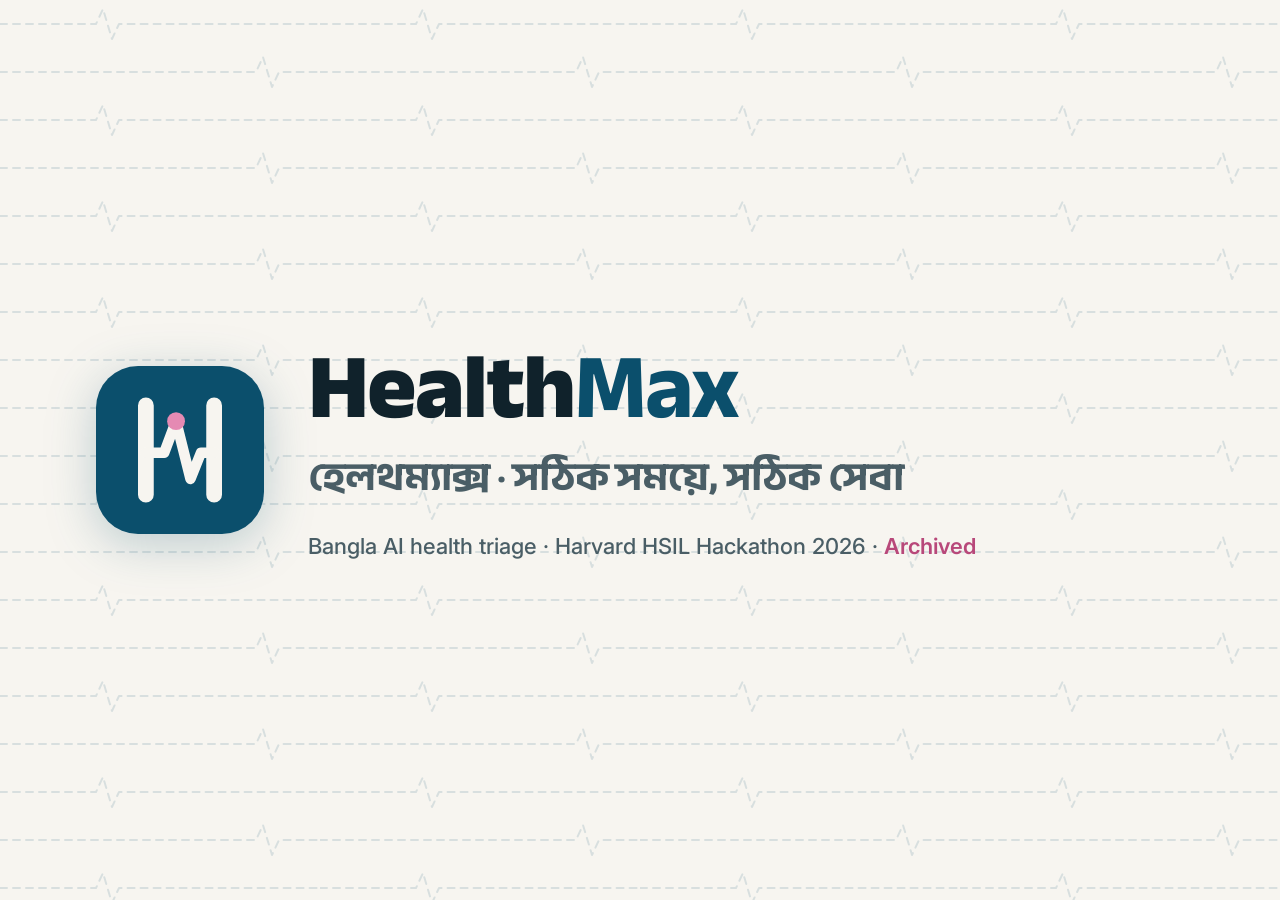
<file: brand/banner.html>
<!doctype html>
<html lang="en"><head><meta charset="utf-8"><title>HealthMax banner</title>
<link href="https://fonts.googleapis.com/css2?family=Anek+Bangla:wght@600;700;800&family=Inter:wght@500;600&display=swap" rel="stylesheet">
<style>
  * { margin:0; box-sizing:border-box; }
  body { width:1280px; height:400px; background:#F7F5F0; font-family:Inter,sans-serif; color:#10222B; overflow:hidden;
    background-image:url("data:image/svg+xml,%3Csvg xmlns='http://www.w3.org/2000/svg' width='320' height='96'%3E%3Cg fill='none' stroke='%230B4F6C' stroke-opacity='.13' stroke-width='2' stroke-linecap='round' stroke-linejoin='round' stroke-dasharray='7 6'%3E%3Cpath d='M0 24h96l7-15 9 30 7-15h201'/%3E%3Cpath d='M0 72h256l7-15 9 30 7-15h41'/%3E%3C/g%3E%3C/svg%3E"); }
  .in { position:absolute; inset:0; display:flex; align-items:center; gap:44px; padding:0 96px; }
  svg { width:168px; height:168px; flex:none; filter:drop-shadow(0 10px 24px rgba(11,79,108,.25)); }
  .w { font-family:"Anek Bangla",sans-serif; font-weight:800; font-size:92px; letter-spacing:-.02em; line-height:1; }
  .w b { color:#0B4F6C; }
  .bn { font-family:"Anek Bangla",sans-serif; font-weight:700; font-size:40px; color:#4A5E66; margin-top:6px; }
  .t { font-size:22px; color:#4A5E66; margin-top:18px; font-weight:500; }
  .t span { color:#B8487A; font-weight:600; }
</style></head>
<body><div class="in">
  <svg viewBox="0 0 64 64"><rect width="64" height="64" rx="16" fill="#0B4F6C"/><path d="M19 15v34M45 15v34" fill="none" stroke="#F7F5F0" stroke-width="6" stroke-linecap="round"/><path d="M19 33h7l4.5-12 5.5 22 4-10h5" fill="none" stroke="#F7F5F0" stroke-width="4" stroke-linecap="round" stroke-linejoin="round"/><circle cx="30.5" cy="21" r="3.4" fill="#E58AB3"/></svg>
  <div>
    <div class="w">Health<b>Max</b></div>
    <div class="bn">হেলথম্যাক্স · সঠিক সময়ে, সঠিক সেবা</div>
    <div class="t">Bangla AI health triage · Harvard HSIL Hackathon 2026 · <span>Archived</span></div>
  </div>
</div></body></html>
</file>
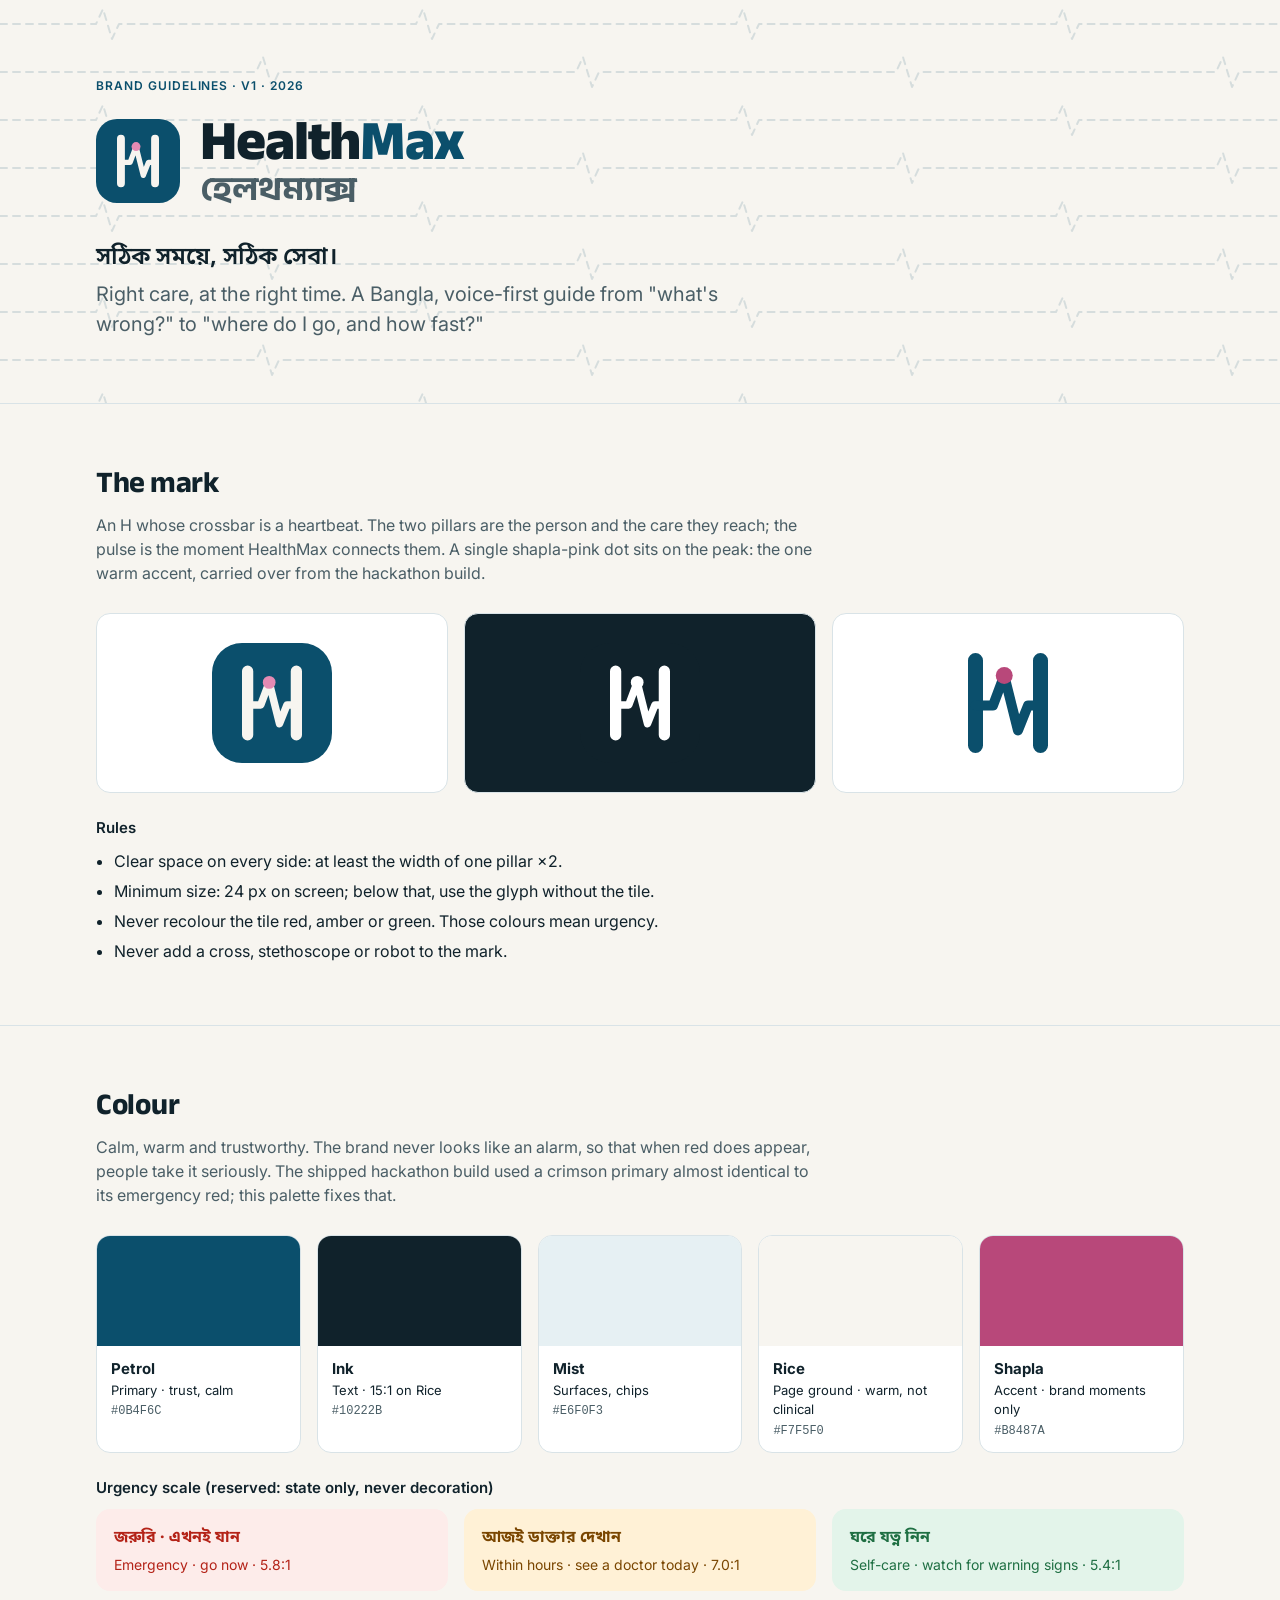
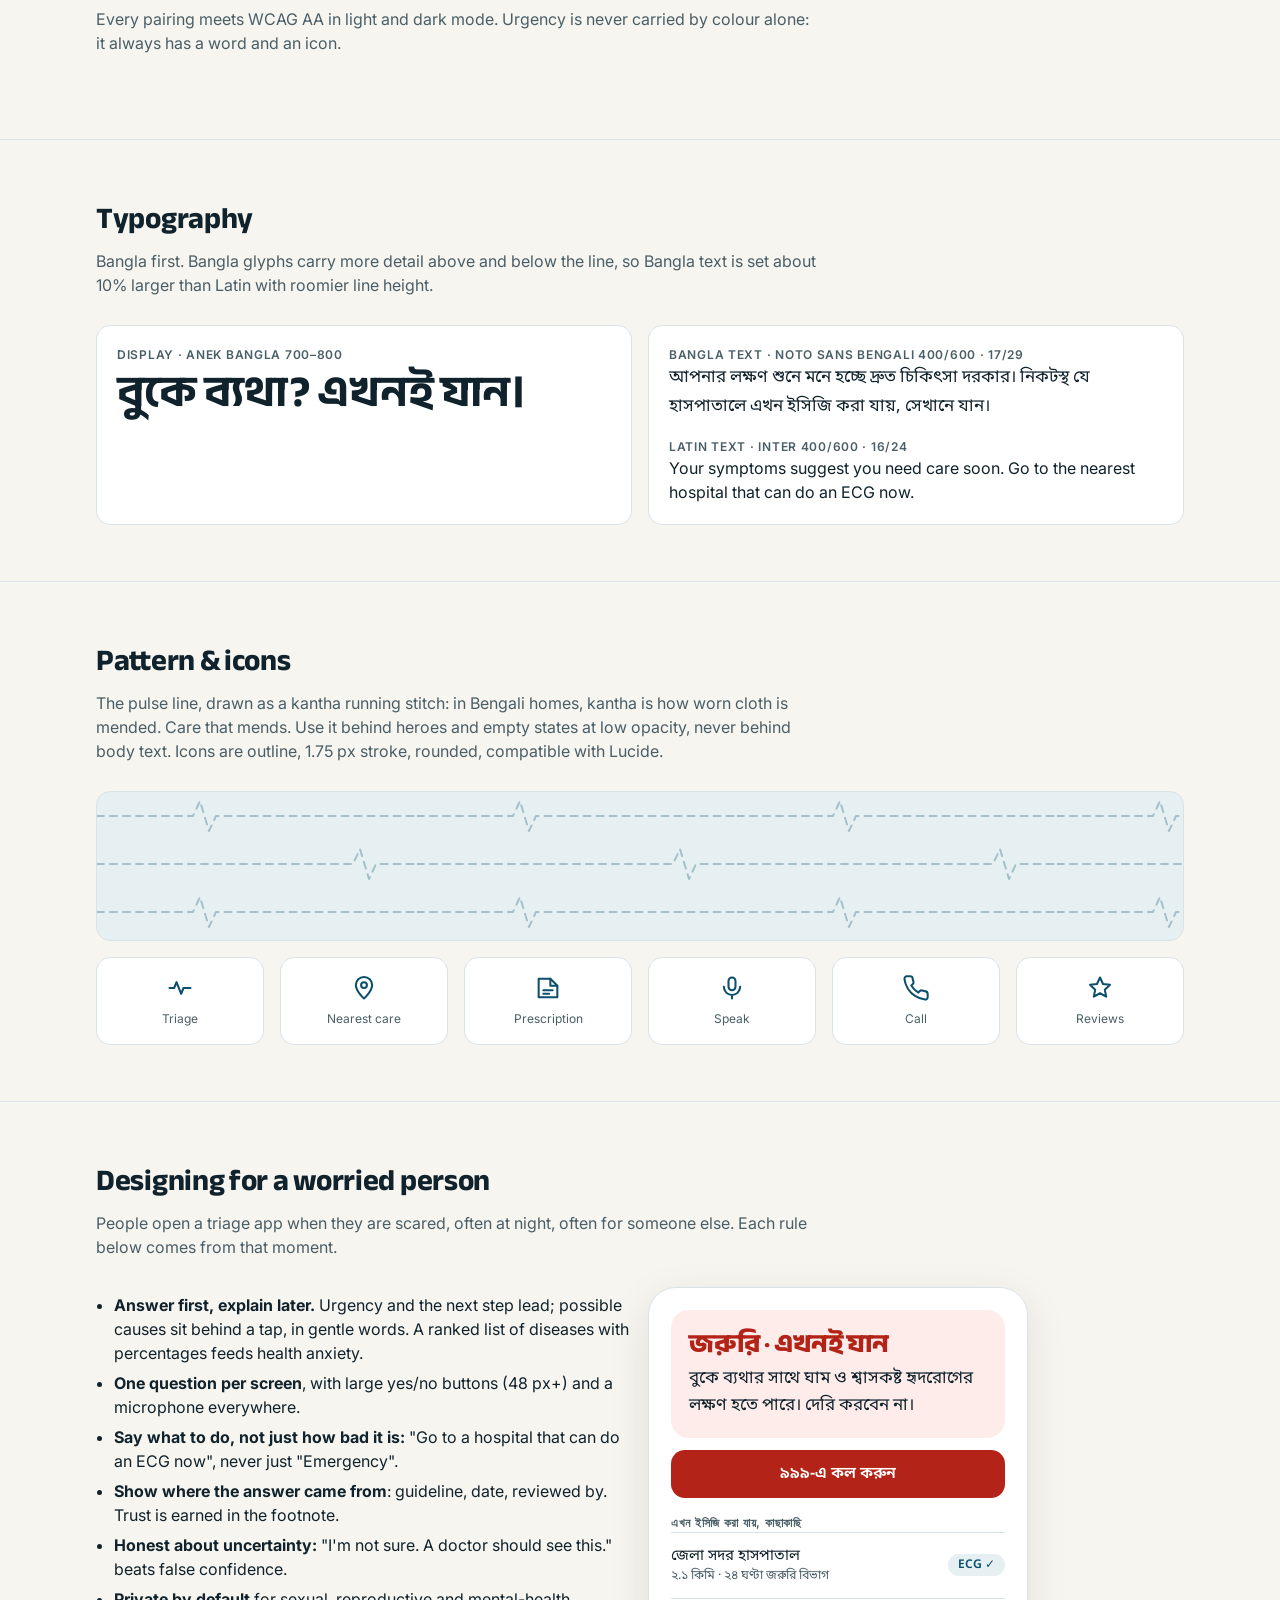
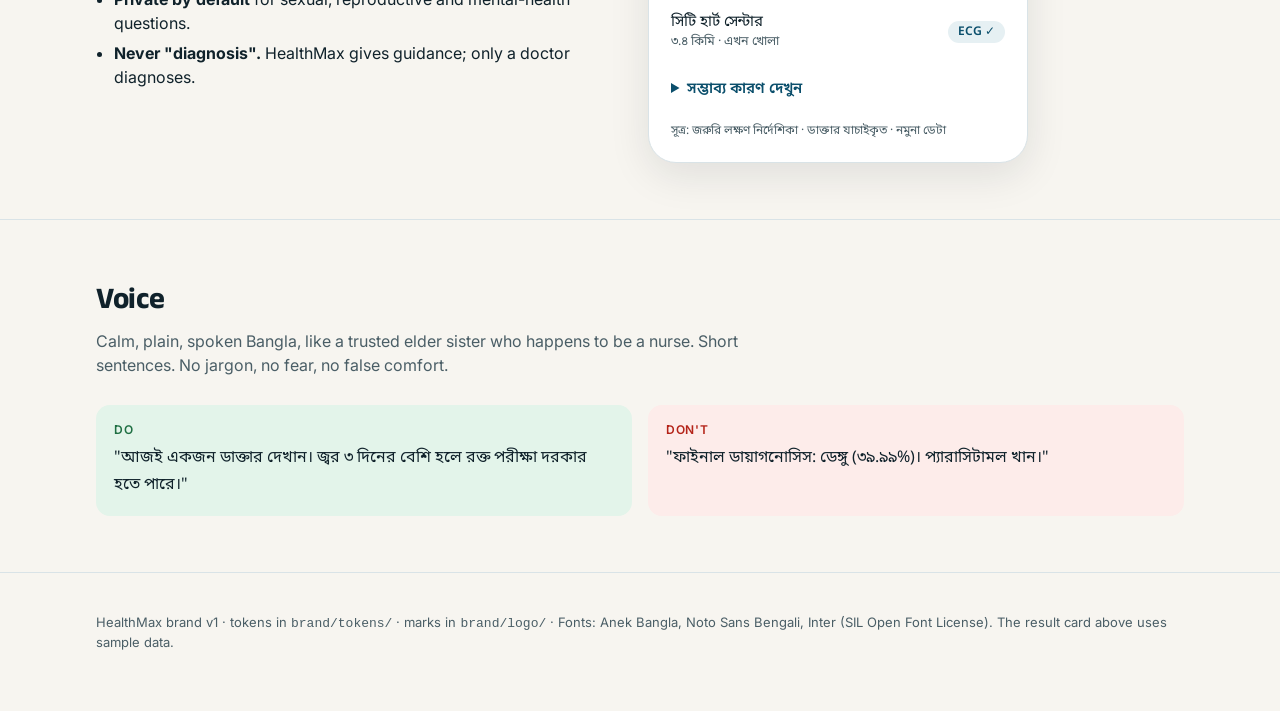
<file: brand/guidelines.html>
<!doctype html>
<html lang="en">
<head>
<meta charset="utf-8">
<meta name="viewport" content="width=device-width, initial-scale=1">
<title>HealthMax Brand Guidelines</title>
<link rel="preconnect" href="https://fonts.googleapis.com">
<link rel="preconnect" href="https://fonts.gstatic.com" crossorigin>
<link href="https://fonts.googleapis.com/css2?family=Anek+Bangla:wght@400;600;700;800&family=Inter:wght@400;500;600;700&family=Noto+Sans+Bengali:wght@400;500;600&display=swap" rel="stylesheet">
<style>
  :root {
    --petrol:#0B4F6C; --ink:#10222B; --mist:#E6F0F3; --rice:#F7F5F0; --shapla:#B8487A; --slate:#4A5E66;
    --em:#B42318; --em-bg:#FDECEA; --ur:#7A4600; --ur-bg:#FFF1D6; --ur-dot:#E8A100; --sc:#1F6F43; --sc-bg:#E3F4EA;
    --card:#FFFFFF; --line:#D9E3E7;
    --display:"Anek Bangla","Noto Sans Bengali",system-ui,sans-serif;
    --bn:"Noto Sans Bengali","Anek Bangla",system-ui,sans-serif;
    --en:"Inter",system-ui,sans-serif;
  }
  @media (prefers-color-scheme: dark) {
    :root:not([data-theme="light"]) {
      --petrol:#6CC0DE; --ink:#E8F0F2; --mist:#15262E; --rice:#0D1A20; --shapla:#E58AB3; --slate:#9AB0B8;
      --em:#FF8A80; --em-bg:#3A1512; --ur:#FFC861; --ur-bg:#3A2A0B; --sc:#7FD6A3; --sc-bg:#0F2E1D;
      --card:#122128; --line:#22363F;
    }
  }
  :root[data-theme="dark"] {
    --petrol:#6CC0DE; --ink:#E8F0F2; --mist:#15262E; --rice:#0D1A20; --shapla:#E58AB3; --slate:#9AB0B8;
    --em:#FF8A80; --em-bg:#3A1512; --ur:#FFC861; --ur-bg:#3A2A0B; --sc:#7FD6A3; --sc-bg:#0F2E1D;
    --card:#122128; --line:#22363F;
  }
  * { box-sizing:border-box; margin:0; }
  body { background:var(--rice); color:var(--ink); font-family:var(--en); line-height:1.5; -webkit-font-smoothing:antialiased; }
  .bn { font-family:var(--bn); line-height:1.7; }
  .wrap { max-width:1120px; margin:0 auto; padding:0 16px; }
  header.hero {
    padding:72px 0 64px;
    background-image:url("data:image/svg+xml,%3Csvg xmlns='http://www.w3.org/2000/svg' width='320' height='96'%3E%3Cg fill='none' stroke='%230B4F6C' stroke-opacity='.14' stroke-width='2' stroke-linecap='round' stroke-linejoin='round' stroke-dasharray='7 6'%3E%3Cpath d='M0 24h96l7-15 9 30 7-15h201'/%3E%3Cpath d='M0 72h256l7-15 9 30 7-15h41'/%3E%3C/g%3E%3C/svg%3E");
    border-bottom:1px solid var(--line);
  }
  .lockup { display:flex; align-items:center; gap:20px; flex-wrap:wrap; }
  .lockup svg { width:84px; height:84px; flex:none; }
  .word-en { font-family:var(--display); font-weight:800; font-size:56px; letter-spacing:-.02em; line-height:1; color:var(--ink); }
  .word-en b { color:var(--petrol); font-weight:800; }
  .word-bn { font-family:var(--display); font-weight:700; font-size:34px; color:var(--slate); line-height:1.2; }
  .tagline { margin-top:28px; font-size:20px; color:var(--slate); max-width:640px; }
  .tagline .bn { font-size:24px; color:var(--ink); font-weight:600; display:block; }
  .kicker { display:inline-block; font-size:12px; font-weight:600; letter-spacing:.08em; text-transform:uppercase; color:var(--petrol); margin-bottom:18px; }
  section { padding:56px 0; border-bottom:1px solid var(--line); }
  h2 { font-family:var(--display); font-size:30px; font-weight:700; letter-spacing:-.01em; margin-bottom:8px; }
  h3 { font-size:15px; font-weight:600; margin:24px 0 10px; }
  .lede { color:var(--slate); max-width:720px; margin-bottom:28px; }
  .grid { display:grid; gap:16px; }
  .g5 { grid-template-columns:repeat(auto-fit,minmax(170px,1fr)); }
  .g3 { grid-template-columns:repeat(auto-fit,minmax(260px,1fr)); }
  .g2 { grid-template-columns:repeat(auto-fit,minmax(320px,1fr)); }
  .swatch { border-radius:14px; overflow:hidden; background:var(--card); border:1px solid var(--line); }
  .swatch .chip { height:110px; }
  .swatch .meta { padding:12px 14px; font-size:13px; }
  .swatch .meta strong { display:block; font-size:15px; }
  .swatch code { font-size:12px; color:var(--slate); }
  .card { background:var(--card); border:1px solid var(--line); border-radius:14px; padding:20px; }
  .urg { border-radius:14px; padding:16px 18px; font-size:14px; }
  .urg strong { display:block; font-size:16px; margin-bottom:2px; }
  .em { background:var(--em-bg); color:var(--em); } .ur { background:var(--ur-bg); color:var(--ur); } .sc { background:var(--sc-bg); color:var(--sc); }
  .spec-bn { font-family:var(--display); font-weight:700; font-size:44px; line-height:1.3; }
  .spec-body { font-family:var(--bn); font-size:17px; line-height:1.7; }
  .spec-en { font-family:var(--en); font-size:16px; }
  .label { font-size:12px; color:var(--slate); text-transform:uppercase; letter-spacing:.06em; font-weight:600; }
  ul.rules { padding-left:18px; } ul.rules li { margin:6px 0; }
  .do, .dont { border-radius:14px; padding:16px 18px; }
  .do { background:var(--sc-bg); } .dont { background:var(--em-bg); }
  .do .label { color:var(--sc); } .dont .label { color:var(--em); }
  .do p, .dont p { color:var(--ink); margin-top:6px; }
  /* redesigned result card */
  .phone { max-width:380px; background:var(--card); border:1px solid var(--line); border-radius:28px; padding:22px; box-shadow:0 12px 40px rgba(16,34,43,.10); }
  .rc-head { border-radius:18px; padding:18px; background:var(--em-bg); color:var(--em); }
  .rc-head .lvl { font-family:var(--display); font-size:26px; font-weight:800; line-height:1.2; }
  .rc-head .act { font-family:var(--bn); color:var(--ink); font-size:17px; margin-top:6px; line-height:1.6; }
  .btn { display:flex; align-items:center; justify-content:center; gap:8px; min-height:48px; border-radius:14px; font-family:var(--bn); font-weight:600; font-size:16px; margin-top:12px; text-decoration:none; }
  .btn.primary { background:var(--em); color:#fff; }
  .btn.ghost { border:1.5px solid var(--line); color:var(--ink); background:var(--card); }
  .place { display:flex; justify-content:space-between; gap:12px; padding:12px 0; border-top:1px solid var(--line); font-family:var(--bn); font-size:15px; }
  .place small { color:var(--slate); display:block; }
  .tag { font-size:12px; background:var(--mist); color:var(--petrol); border-radius:999px; padding:2px 10px; font-weight:600; white-space:nowrap; align-self:center; }
  details { margin-top:14px; font-family:var(--bn); font-size:15px; color:var(--slate); }
  summary { cursor:pointer; color:var(--petrol); font-weight:600; min-height:32px; }
  .src { font-size:12px; color:var(--slate); margin-top:12px; font-family:var(--bn); }
  .icons svg { width:28px; height:28px; stroke:var(--petrol); fill:none; stroke-width:1.75; stroke-linecap:round; stroke-linejoin:round; }
  .icons div { display:flex; flex-direction:column; align-items:center; gap:8px; font-size:12px; color:var(--slate); background:var(--card); border:1px solid var(--line); border-radius:14px; padding:16px 8px; }
  footer { padding:40px 0 60px; color:var(--slate); font-size:13px; }
  @media (max-width:600px) { .word-en { font-size:40px; } .spec-bn { font-size:34px; } }
</style>
</head>
<body>

<header class="hero">
  <div class="wrap">
    <span class="kicker">Brand guidelines · v1 · 2026</span>
    <div class="lockup">
      <svg viewBox="0 0 64 64" aria-hidden="true"><rect width="64" height="64" rx="16" fill="#0B4F6C"/><path d="M19 15v34M45 15v34" fill="none" stroke="#F7F5F0" stroke-width="6" stroke-linecap="round"/><path d="M19 33h7l4.5-12 5.5 22 4-10h5" fill="none" stroke="#F7F5F0" stroke-width="4" stroke-linecap="round" stroke-linejoin="round"/><circle cx="30.5" cy="21" r="3.4" fill="#E58AB3"/></svg>
      <div>
        <div class="word-en">Health<b>Max</b></div>
        <div class="word-bn">হেলথম্যাক্স</div>
      </div>
    </div>
    <p class="tagline"><span class="bn">সঠিক সময়ে, সঠিক সেবা।</span>Right care, at the right time. A Bangla, voice-first guide from "what's wrong?" to "where do I go, and how fast?"</p>
  </div>
</header>

<section>
  <div class="wrap">
    <h2>The mark</h2>
    <p class="lede">An H whose crossbar is a heartbeat. The two pillars are the person and the care they reach; the pulse is the moment HealthMax connects them. A single shapla-pink dot sits on the peak: the one warm accent, carried over from the hackathon build.</p>
    <div class="grid g3">
      <div class="card" style="display:flex;align-items:center;justify-content:center;min-height:180px">
        <svg viewBox="0 0 64 64" width="120" height="120" aria-label="Primary mark"><rect width="64" height="64" rx="16" fill="#0B4F6C"/><path d="M19 15v34M45 15v34" fill="none" stroke="#F7F5F0" stroke-width="6" stroke-linecap="round"/><path d="M19 33h7l4.5-12 5.5 22 4-10h5" fill="none" stroke="#F7F5F0" stroke-width="4" stroke-linecap="round" stroke-linejoin="round"/><circle cx="30.5" cy="21" r="3.4" fill="#E58AB3"/></svg>
      </div>
      <div class="card" style="display:flex;align-items:center;justify-content:center;min-height:180px;background:#10222B">
        <svg viewBox="0 0 64 64" width="120" height="120" aria-label="Mono mark"><rect width="64" height="64" rx="16" fill="#10222B"/><path d="M19 15v34M45 15v34" fill="none" stroke="#fff" stroke-width="6" stroke-linecap="round"/><path d="M19 33h7l4.5-12 5.5 22 4-10h5" fill="none" stroke="#fff" stroke-width="4" stroke-linecap="round" stroke-linejoin="round"/><circle cx="30.5" cy="21" r="3.4" fill="#fff"/></svg>
      </div>
      <div class="card" style="display:flex;align-items:center;justify-content:center;min-height:180px">
        <svg viewBox="12 10 40 44" width="100" height="110" aria-label="Glyph"><path d="M19 15v34M45 15v34" fill="none" stroke="#0B4F6C" stroke-width="6" stroke-linecap="round"/><path d="M19 33h7l4.5-12 5.5 22 4-10h5" fill="none" stroke="#0B4F6C" stroke-width="4" stroke-linecap="round" stroke-linejoin="round"/><circle cx="30.5" cy="21" r="3.4" fill="#B8487A"/></svg>
      </div>
    </div>
    <h3>Rules</h3>
    <ul class="rules">
      <li>Clear space on every side: at least the width of one pillar ×2.</li>
      <li>Minimum size: 24 px on screen; below that, use the glyph without the tile.</li>
      <li>Never recolour the tile red, amber or green. Those colours mean urgency.</li>
      <li>Never add a cross, stethoscope or robot to the mark.</li>
    </ul>
  </div>
</section>

<section>
  <div class="wrap">
    <h2>Colour</h2>
    <p class="lede">Calm, warm and trustworthy. The brand never looks like an alarm, so that when red does appear, people take it seriously. The shipped hackathon build used a crimson primary almost identical to its emergency red; this palette fixes that.</p>
    <div class="grid g5">
      <div class="swatch"><div class="chip" style="background:#0B4F6C"></div><div class="meta"><strong>Petrol</strong>Primary · trust, calm<br><code>#0B4F6C</code></div></div>
      <div class="swatch"><div class="chip" style="background:#10222B"></div><div class="meta"><strong>Ink</strong>Text · 15:1 on Rice<br><code>#10222B</code></div></div>
      <div class="swatch"><div class="chip" style="background:#E6F0F3"></div><div class="meta"><strong>Mist</strong>Surfaces, chips<br><code>#E6F0F3</code></div></div>
      <div class="swatch"><div class="chip" style="background:#F7F5F0"></div><div class="meta"><strong>Rice</strong>Page ground · warm, not clinical<br><code>#F7F5F0</code></div></div>
      <div class="swatch"><div class="chip" style="background:#B8487A"></div><div class="meta"><strong>Shapla</strong>Accent · brand moments only<br><code>#B8487A</code></div></div>
    </div>
    <h3>Urgency scale (reserved: state only, never decoration)</h3>
    <div class="grid g3">
      <div class="urg em"><strong class="bn">জরুরি · এখনই যান</strong>Emergency · go now · 5.8:1</div>
      <div class="urg ur"><strong class="bn">আজই ডাক্তার দেখান</strong>Within hours · see a doctor today · 7.0:1</div>
      <div class="urg sc"><strong class="bn">ঘরে যত্ন নিন</strong>Self-care · watch for warning signs · 5.4:1</div>
    </div>
    <p class="lede" style="margin-top:16px">Every pairing meets WCAG AA in light and dark mode. Urgency is never carried by colour alone: it always has a word and an icon.</p>
  </div>
</section>

<section>
  <div class="wrap">
    <h2>Typography</h2>
    <p class="lede">Bangla first. Bangla glyphs carry more detail above and below the line, so Bangla text is set about 10% larger than Latin with roomier line height.</p>
    <div class="grid g2">
      <div class="card">
        <div class="label">Display · Anek Bangla 700–800</div>
        <div class="spec-bn">বুকে ব্যথা? এখনই যান।</div>
      </div>
      <div class="card">
        <div class="label">Bangla text · Noto Sans Bengali 400/600 · 17/29</div>
        <p class="spec-body">আপনার লক্ষণ শুনে মনে হচ্ছে দ্রুত চিকিৎসা দরকার। নিকটস্থ যে হাসপাতালে এখন ইসিজি করা যায়, সেখানে যান।</p>
        <div class="label" style="margin-top:16px">Latin text · Inter 400/600 · 16/24</div>
        <p class="spec-en">Your symptoms suggest you need care soon. Go to the nearest hospital that can do an ECG now.</p>
      </div>
    </div>
  </div>
</section>

<section>
  <div class="wrap">
    <h2>Pattern &amp; icons</h2>
    <p class="lede">The pulse line, drawn as a kantha running stitch: in Bengali homes, kantha is how worn cloth is mended. Care that mends. Use it behind heroes and empty states at low opacity, never behind body text. Icons are outline, 1.75 px stroke, rounded, compatible with Lucide.</p>
    <div class="card" style="height:150px;background-color:var(--mist);background-image:url(&quot;data:image/svg+xml,%3Csvg xmlns='http://www.w3.org/2000/svg' width='320' height='96'%3E%3Cg fill='none' stroke='%230B4F6C' stroke-opacity='.3' stroke-width='2' stroke-linecap='round' stroke-linejoin='round' stroke-dasharray='7 6'%3E%3Cpath d='M0 24h96l7-15 9 30 7-15h201'/%3E%3Cpath d='M0 72h256l7-15 9 30 7-15h41'/%3E%3C/g%3E%3C/svg%3E&quot;)"></div>
    <div class="grid icons" style="grid-template-columns:repeat(auto-fit,minmax(110px,1fr));margin-top:16px">
      <div><svg viewBox="0 0 24 24"><path d="M3 12h4l2-5 4 10 2-5h6"/></svg>Triage</div>
      <div><svg viewBox="0 0 24 24"><path d="M12 21s-7-6.2-7-11.5A7 7 0 0 1 19 9.5C19 14.8 12 21 12 21z"/><circle cx="12" cy="9.5" r="2.5"/></svg>Nearest care</div>
      <div><svg viewBox="0 0 24 24"><path d="M4 4h10l6 6v10H4z"/><path d="M14 4v6h6M8 14h8M8 17h5"/></svg>Prescription</div>
      <div><svg viewBox="0 0 24 24"><rect x="9" y="3" width="6" height="11" rx="3"/><path d="M5 11a7 7 0 0 0 14 0M12 18v3"/></svg>Speak</div>
      <div><svg viewBox="0 0 24 24"><path d="M22 16.9v3a2 2 0 0 1-2.2 2 19.8 19.8 0 0 1-8.6-3.1 19.5 19.5 0 0 1-6-6A19.8 19.8 0 0 1 2.1 4.2 2 2 0 0 1 4.1 2h3a2 2 0 0 1 2 1.7c.1 1 .4 1.9.7 2.8a2 2 0 0 1-.5 2.1L8 9.9a16 16 0 0 0 6 6l1.3-1.3a2 2 0 0 1 2.1-.4c.9.3 1.8.6 2.8.7a2 2 0 0 1 1.7 2z"/></svg>Call</div>
      <div><svg viewBox="0 0 24 24"><path d="M12 3l2.6 5.6 6 .7-4.5 4.1 1.2 6L12 16.5 6.7 19.4l1.2-6L3.4 9.3l6-.7z"/></svg>Reviews</div>
    </div>
  </div>
</section>

<section>
  <div class="wrap">
    <h2>Designing for a worried person</h2>
    <p class="lede">People open a triage app when they are scared, often at night, often for someone else. Each rule below comes from that moment.</p>
    <div class="grid g2">
      <div>
        <ul class="rules">
          <li><strong>Answer first, explain later.</strong> Urgency and the next step lead; possible causes sit behind a tap, in gentle words. A ranked list of diseases with percentages feeds health anxiety.</li>
          <li><strong>One question per screen</strong>, with large yes/no buttons (48 px+) and a microphone everywhere.</li>
          <li><strong>Say what to do, not just how bad it is:</strong> "Go to a hospital that can do an ECG now", never just "Emergency".</li>
          <li><strong>Show where the answer came from</strong>: guideline, date, reviewed by. Trust is earned in the footnote.</li>
          <li><strong>Honest about uncertainty:</strong> "I'm not sure. A doctor should see this." beats false confidence.</li>
          <li><strong>Private by default</strong> for sexual, reproductive and mental-health questions.</li>
          <li><strong>Never "diagnosis".</strong> HealthMax gives guidance; only a doctor diagnoses.</li>
        </ul>
      </div>
      <div class="phone" aria-label="Redesigned triage result card">
        <div class="rc-head">
          <div class="lvl bn">জরুরি · এখনই যান</div>
          <div class="act">বুকে ব্যথার সাথে ঘাম ও শ্বাসকষ্ট হৃদরোগের লক্ষণ হতে পারে। দেরি করবেন না।</div>
        </div>
        <a class="btn primary" href="#">৯৯৯-এ কল করুন</a>
        <div style="margin-top:16px" class="label">এখন ইসিজি করা যায়, কাছাকাছি</div>
        <div class="place"><div>জেলা সদর হাসপাতাল<small>২.১ কিমি · ২৪ ঘণ্টা জরুরি বিভাগ</small></div><span class="tag">ECG ✓</span></div>
        <div class="place"><div>সিটি হার্ট সেন্টার<small>৩.৪ কিমি · এখন খোলা</small></div><span class="tag">ECG ✓</span></div>
        <details><summary>সম্ভাব্য কারণ দেখুন</summary>ডাক্তার পরীক্ষা করে নিশ্চিত করবেন। এটি রোগ নির্ণয় নয়।</details>
        <div class="src">সূত্র: জরুরি লক্ষণ নির্দেশিকা · ডাক্তার যাচাইকৃত · নমুনা ডেটা</div>
      </div>
    </div>
  </div>
</section>

<section>
  <div class="wrap">
    <h2>Voice</h2>
    <p class="lede">Calm, plain, spoken Bangla, like a trusted elder sister who happens to be a nurse. Short sentences. No jargon, no fear, no false comfort.</p>
    <div class="grid g2">
      <div class="do"><div class="label">Do</div><p class="bn">"আজই একজন ডাক্তার দেখান। জ্বর ৩ দিনের বেশি হলে রক্ত পরীক্ষা দরকার হতে পারে।"</p></div>
      <div class="dont"><div class="label">Don't</div><p class="bn">"ফাইনাল ডায়াগনোসিস: ডেঙ্গু (৩৯.৯৯%)। প্যারাসিটামল খান।"</p></div>
    </div>
  </div>
</section>

<footer>
  <div class="wrap">HealthMax brand v1 · tokens in <code>brand/tokens/</code> · marks in <code>brand/logo/</code> · Fonts: Anek Bangla, Noto Sans Bengali, Inter (SIL Open Font License). The result card above uses sample data.</div>
</footer>
</body>
</html>
</file>
